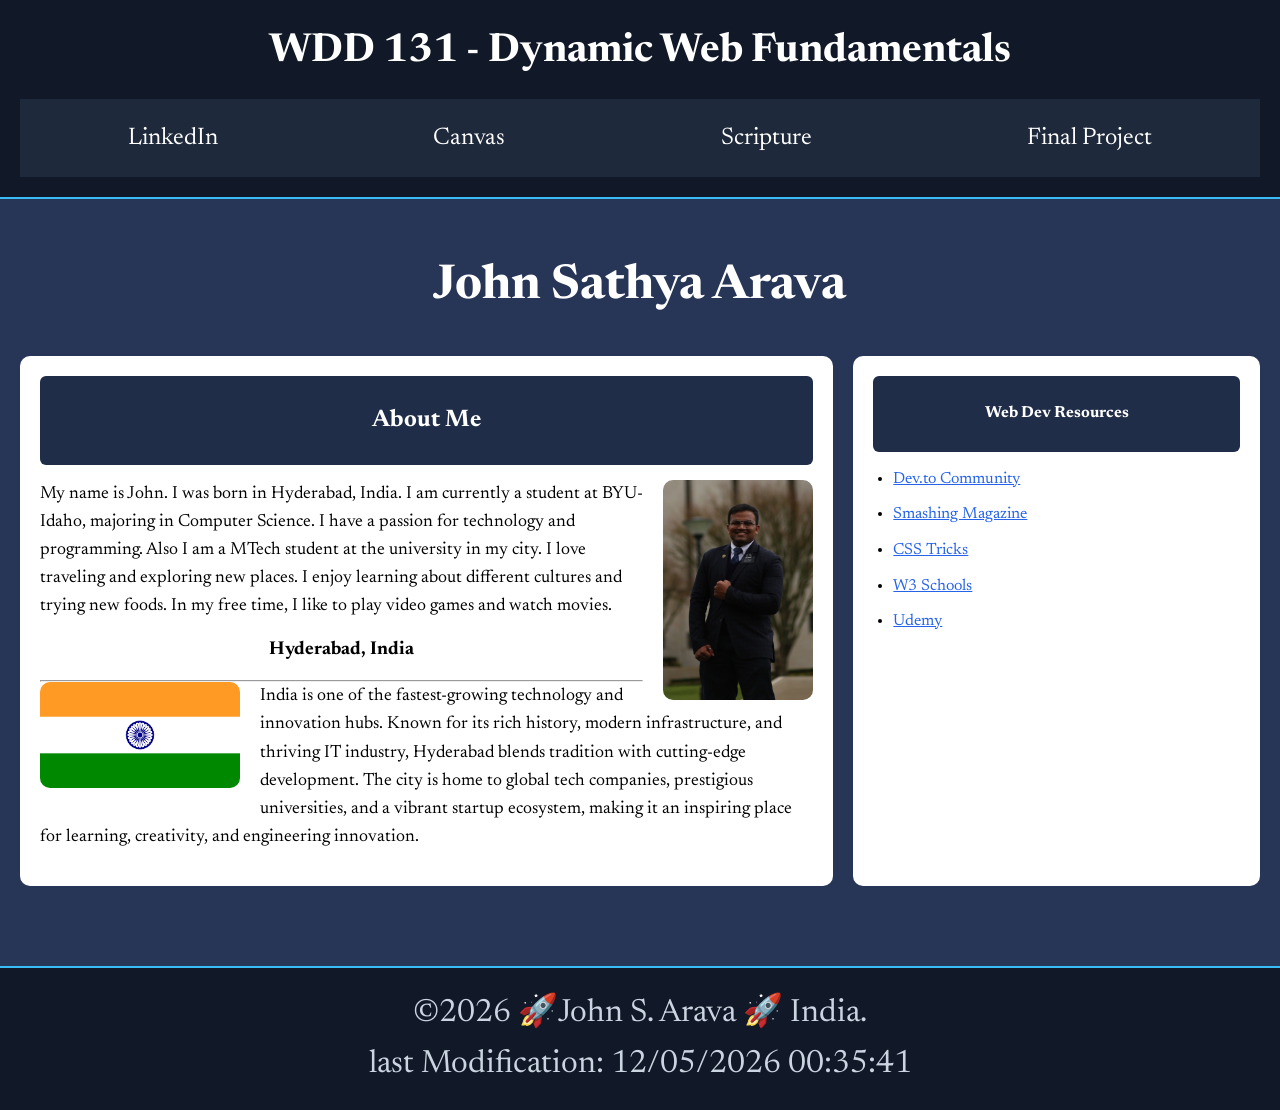
<file: index.html>
<!DOCTYPE html>
<html lang="en">
<head>
    <meta charset="UTF-8">
    <meta name="viewport" content="width=device-width, initial-scale=1.0">
    <title>WDD 131 - Dynamic Web Fundamentals - John Sathya Arava</title>

    <meta name="description" content="This is my personal webpage for WDD 131 - Dynamic Web Fundamentals class. It includes information about me, my background, and resources for web development.">

    <meta name="author" content="John S. Arava">

    <link rel="preconnect" href="https://fonts.googleapis.com">

    <link rel="preconnect" href="https://fonts.gstatic.com" crossorigin>

    <link href="https://fonts.googleapis.com/css2?family=Newsreader:wght@400;700&display=swap" rel="stylesheet">

    <link rel="icon" href="images/favicon.png" type="image/png">

    <link rel="stylesheet" href="styles/base.css">

    <script src="scripts/getdates.js" defer></script>
</head>

<body>

    <header>
        <span id="course-title">WDD 131 - Dynamic Web Fundamentals</span>

        <nav>
            <a href="https://www.linkedin.com/in/john-sathya-arava-4390892a7" target="_blank" rel="noopener noreferrer">LinkedIn</a>

            <a href="https://byupw.instructure.com/profile" target="_blank" rel="noopener noreferrer">Canvas</a>

            <a href="https://www.churchofjesuschrist.org/study/scriptures/ot/jer/1?lang=eng" target="_blank" rel="noopener noreferrer">Scripture</a>

            <a href="project/index.html" target="_blank" rel="noopener noreferrer">Final Project</a>
        </nav>
    </header>

    <main>

        <h1 class="page-title">John Sathya Arava</h1>

        <section class="card about-card">

            <div class="card-header">
                <h2>About Me</h2>
            </div>

            <div class="card-content">

                <img src="images/johnarava.jpg" alt="John S. Arava" class="right-image">

                <p>
                    My name is John. I was born in Hyderabad, India.
                    I am currently a student at BYU-Idaho, majoring in Computer Science.
                    I have a passion for technology and programming.
                    Also I am a MTech student at the university in my city.
                    I love traveling and exploring new places.
                    I enjoy learning about different cultures and trying new foods.
                    In my free time, I like to play video games and watch movies.
                </p>

                <h3>Hyderabad, India</h3>

                <hr>

                <img src="images/indianflag.jpg" alt="Hyderabad, India" class="left-image">

                <p>
                    India is one of the fastest-growing technology and innovation hubs.
                    Known for its rich history, modern infrastructure, and thriving IT industry,
                    Hyderabad blends tradition with cutting-edge development.
                    The city is home to global tech companies, prestigious universities,
                    and a vibrant startup ecosystem,
                    making it an inspiring place for learning, creativity, and engineering innovation.
                </p>

            </div>

        </section>

        <section class="card resources-card">

            <div class="card-header">
                <h4>Web Dev Resources</h4>
            </div>

            <div class="card-content">

                <ul>
                    <li><a href="#" target="_blank" rel="noopener noreferrer">Dev.to Community</a></li>

                    <li><a href="#" target="_blank" rel="noopener noreferrer">Smashing Magazine</a></li>

                    <li><a href="#" target="_blank" rel="noopener noreferrer">CSS Tricks</a></li>

                    <li><a href="#" target="_blank" rel="noopener noreferrer">W3 Schools</a></li>

                    <li><a href="#" target="_blank" rel="noopener noreferrer">Udemy</a></li>
                </ul>

            </div>

        </section>

    </main>

    <footer>
            <p>&copy;<span id="currentYear"></span> 🚀John S. Arava 🚀 India.</p>
            <p>last Modification: <span id="lastModified"></span></p>
    </footer>

</body>
</html>
</file>
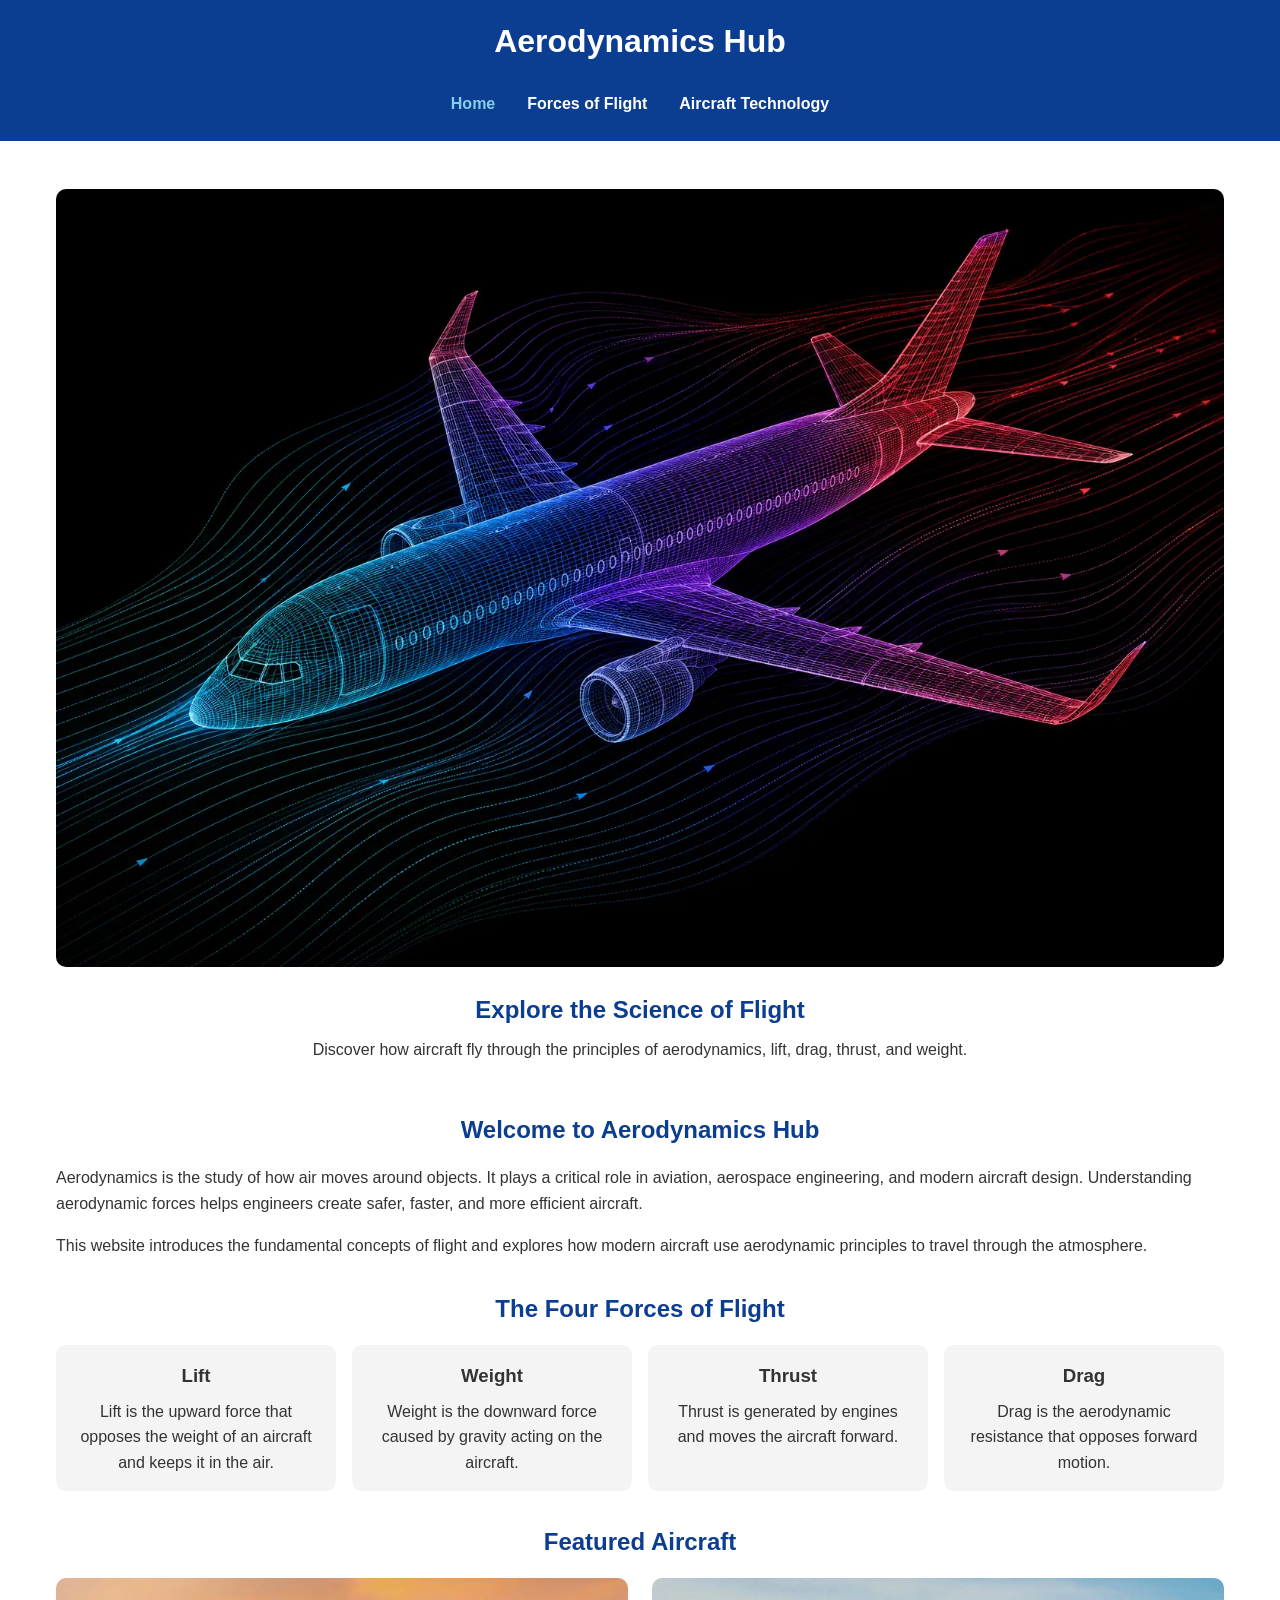
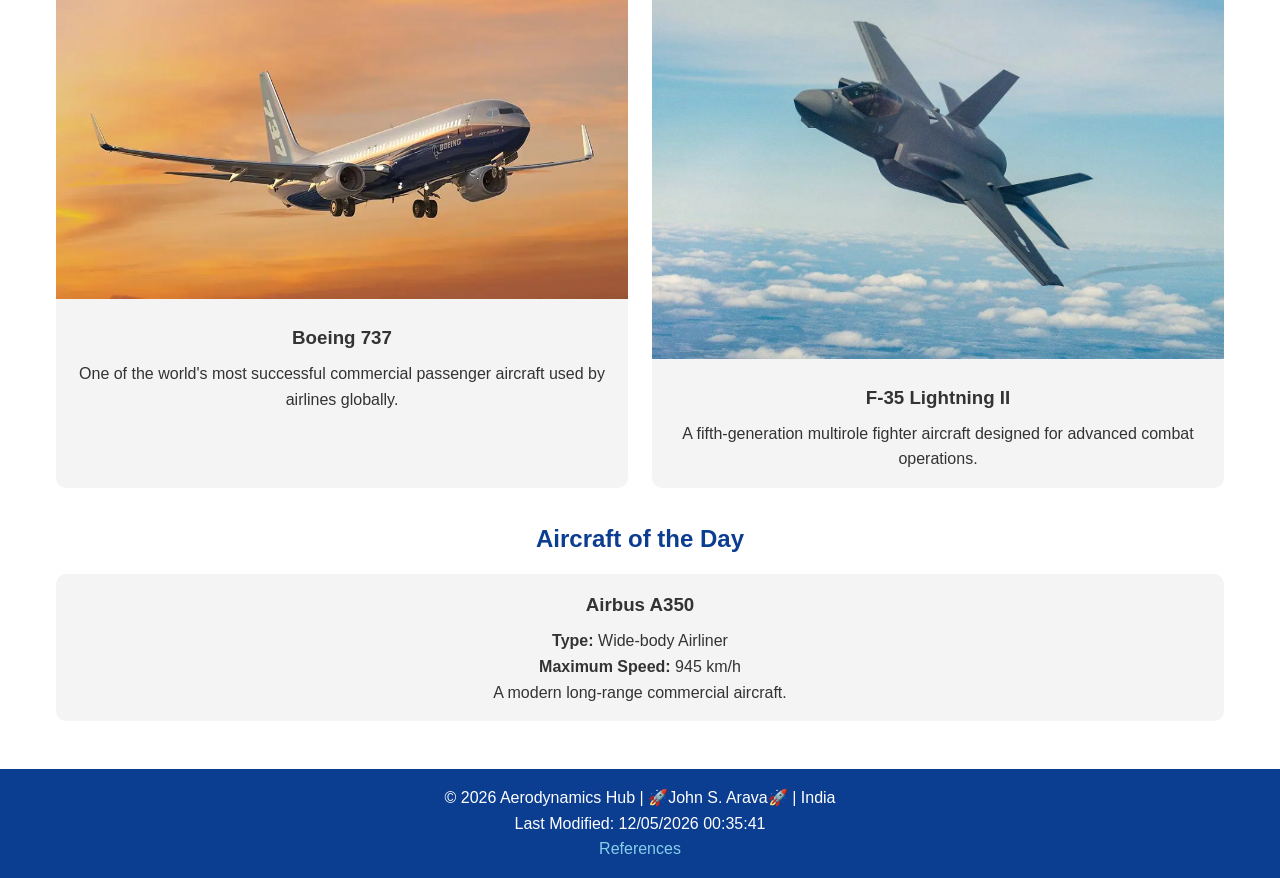
<file: project/index.html>
<!DOCTYPE html>
<html lang="en">
<head>
    <meta charset="UTF-8">
    <meta name="viewport" content="width=device-width, initial-scale=1.0">
    <meta name="description" content="Learn the fundamentals of aerodynamics, aircraft technology, and the science behind flight with Aerodynamics Hub.">
    <meta name="author" content="John S. Arava">

    <title>Aerodynamics Hub | Home</title>

    <link rel="stylesheet" href="styles/base.css">
    <link rel="stylesheet" href="styles/larger.css">

    <script src="scripts/main.js" defer></script>
    <link rel="icon" href="images/favico.jpeg" type="image/jpeg">
</head>

<body>

    <header>
        <div class="logo">
            <h1>Aerodynamics Hub</h1>
        </div>

        <nav>
            <ul class="navigation">
                <li><a href="index.html" class="active">Home</a></li>
                <li><a href="forces.html">Forces of Flight</a></li>
                <li><a href="aircraft.html">Aircraft Technology</a></li>
            </ul>
        </nav>
    </header>

    <main>

        <section class="hero">
            <img
                src="images/hero.webp"
                alt="Aircraft flying above the clouds"
                loading="lazy"
                width="1200"
                height="600">

            <div class="hero-text">
                <h2>Explore the Science of Flight</h2>
                <p>
                    Discover how aircraft fly through the principles of
                    aerodynamics, lift, drag, thrust, and weight.
                </p>
            </div>
        </section>

        <section class="intro">
            <h2>Welcome to Aerodynamics Hub</h2>

            <p>
                Aerodynamics is the study of how air moves around objects.
                It plays a critical role in aviation, aerospace engineering,
                and modern aircraft design. Understanding aerodynamic forces
                helps engineers create safer, faster, and more efficient aircraft.
            </p>

            <p>
                This website introduces the fundamental concepts of flight
                and explores how modern aircraft use aerodynamic principles
                to travel through the atmosphere.
            </p>
        </section>

        <section class="forces-overview">
            <h2>The Four Forces of Flight</h2>

            <div class="card-container">

                <article class="card">
                    <h3>Lift</h3>
                    <p>
                        Lift is the upward force that opposes the weight
                        of an aircraft and keeps it in the air.
                    </p>
                </article>

                <article class="card">
                    <h3>Weight</h3>
                    <p>
                        Weight is the downward force caused by gravity
                        acting on the aircraft.
                    </p>
                </article>

                <article class="card">
                    <h3>Thrust</h3>
                    <p>
                        Thrust is generated by engines and moves
                        the aircraft forward.
                    </p>
                </article>

                <article class="card">
                    <h3>Drag</h3>
                    <p>
                        Drag is the aerodynamic resistance that
                        opposes forward motion.
                    </p>
                </article>

            </div>
        </section>

        <section class="featured-aircraft">

            <h2>Featured Aircraft</h2>

            <div class="aircraft-grid">

                <article class="aircraft-card">
                    <img
                        src="images/boeing737.webp"
                        alt="Boeing 737 aircraft"
                        loading="lazy"
                        width="500"
                        height="300">

                    <h3>Boeing 737</h3>

                    <p>
                        One of the world's most successful commercial
                        passenger aircraft used by airlines globally.
                    </p>
                </article>

                <article class="aircraft-card">
                    <img
                        src="images/f35.webp"
                        alt="F-35 Lightning II fighter aircraft"
                        loading="lazy"
                        width="500"
                        height="300">

                    <h3>F-35 Lightning II</h3>

                    <p>
                        A fifth-generation multirole fighter aircraft
                        designed for advanced combat operations.
                    </p>
                </article>

            </div>

        </section>

        <section class="aircraft-day">

            <h2>Aircraft of the Day</h2>

            <div id="aircraftOfDay">
                <p>Loading aircraft information...</p>
            </div>

        </section>

    </main>

    <footer>
        <p>
            &copy; <span id="currentyear"></span> Aerodynamics Hub | 🚀John S. Arava🚀 | India
        </p>

        <p id="lastModified"></p>

        <p>
            <a href="references.html">References</a>
        </p>
    </footer>
</body>
</html>
</file>
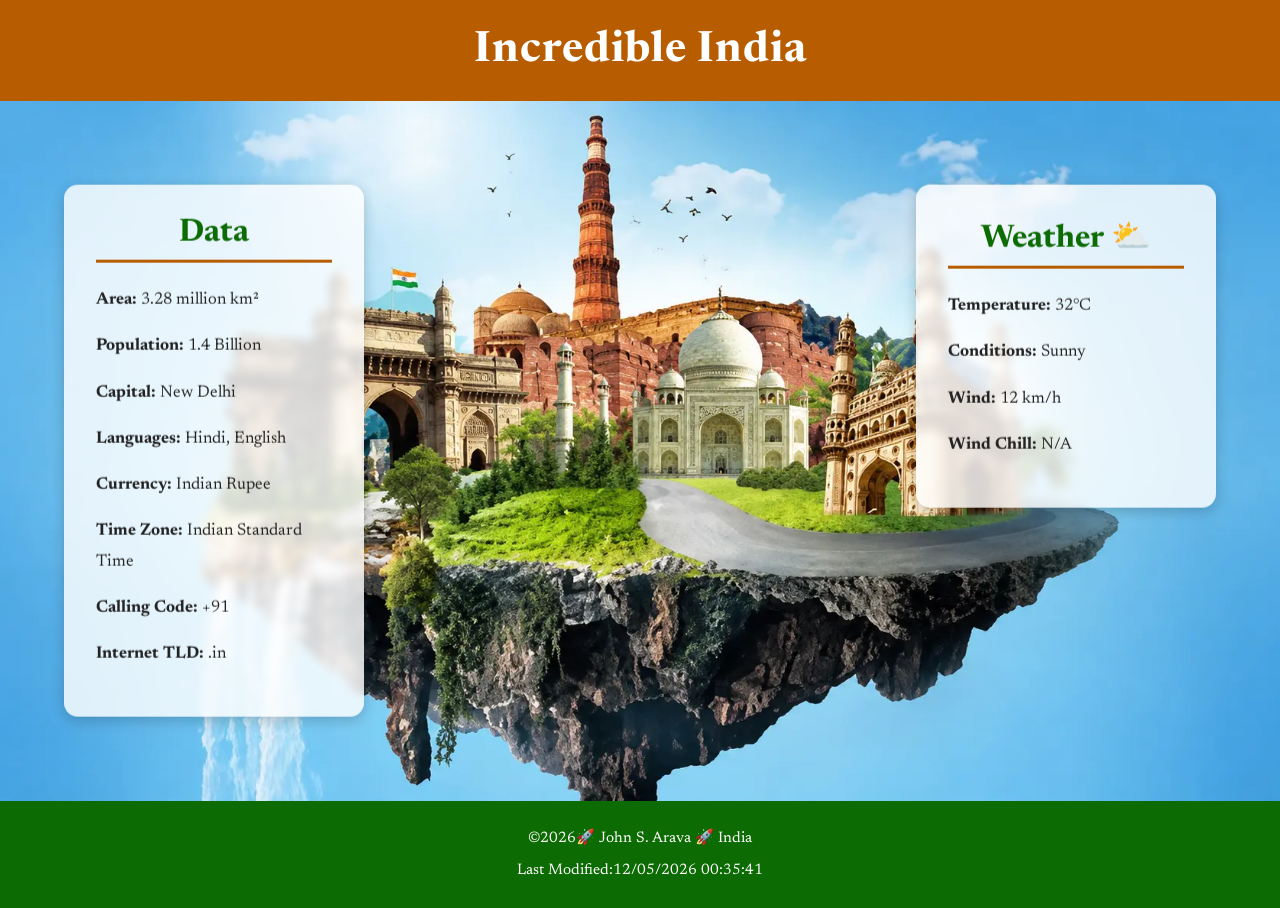
<file: country.html>
<!DOCTYPE html>
<html lang="en">
<head>
    <meta charset="UTF-8">

    <meta name="viewport" content="width=device-width, initial-scale=1.0">
    <meta name="description" content="Explore Incredible India with beautiful landscapes, cultural diversity, weather details, and important country information in a responsive web design project.">
    <meta name="author" content="John S. Arava">
    <title>Incredible India</title>

    <!-- GOOGLE FONTS -->

    <link rel="preconnect"
        href="https://fonts.googleapis.com">

    <link rel="preconnect"
        href="https://fonts.gstatic.com"
        crossorigin>

    <link
        href="https://fonts.googleapis.com/css2?family=Newsreader:wght@400;700&display=swap"
        rel="stylesheet">

    <!-- CSS -->

    <link rel="stylesheet" href="styles/country.css">
    <link rel="stylesheet" href="styles/country-large.css">

    <!-- JAVASCRIPT -->

    <script src="scripts/country.js" defer></script>

    <!-- FAVICON -->

    <link rel="icon"
        href="images/favico.jpeg"
        type="image/png">
</head>

<body>

    <!-- HEADER -->

    <header>
        <h1>Incredible India</h1>
    </header>


    <!-- HERO WRAPPER -->

    <div class="hero-wrapper">

        <!-- HERO IMAGE -->

        <section class="hero">

            <picture>

                <source
                    media="(min-width: 768px)"
                    srcset="images/hero.webp">

                <img
                    src="images/taj-mahal.webp"
                    alt="Scenic view of India">

            </picture>

        </section>


        <!-- MAIN CONTENT -->

        <main class="container">

            <!-- DATA CARD -->

            <section class="card">

                <h2>Data</h2>

                <p><strong>Area:</strong> 3.28 million km²</p>

                <p><strong>Population:</strong> 1.4 Billion</p>

                <p><strong>Capital:</strong> New Delhi</p>

                <p><strong>Languages:</strong> Hindi, English</p>

                <p><strong>Currency:</strong> Indian Rupee</p>

                <p><strong>Time Zone:</strong> Indian Standard Time</p>

                <p><strong>Calling Code:</strong> +91</p>

                <p><strong>Internet TLD:</strong> .in</p>

            </section>


            <!-- WEATHER CARD -->

            <section class="card weather">

                <h2>Weather</h2>

                <img
                    src="images/weather.svg"
                    alt="Weather icon"
                    class="weather-icon">

                <p><strong>Temperature:</strong> 32°C</p>

                <p><strong>Conditions:</strong> Sunny</p>

                <p><strong>Wind:</strong> 12 km/h</p>

                <p>
                    <strong>Wind Chill:</strong>
                    <span id="windchill"></span>
                </p>

            </section>

        </main>

    </div>


    <!-- FOOTER -->

    <footer>
            <p>&copy;<span id="currentYear"></span>🚀 John S. Arava 🚀 India</p>
            <p>Last Modified:<span id="lastModified"></span></p>
    </footer>

</body>
</html>
</file>
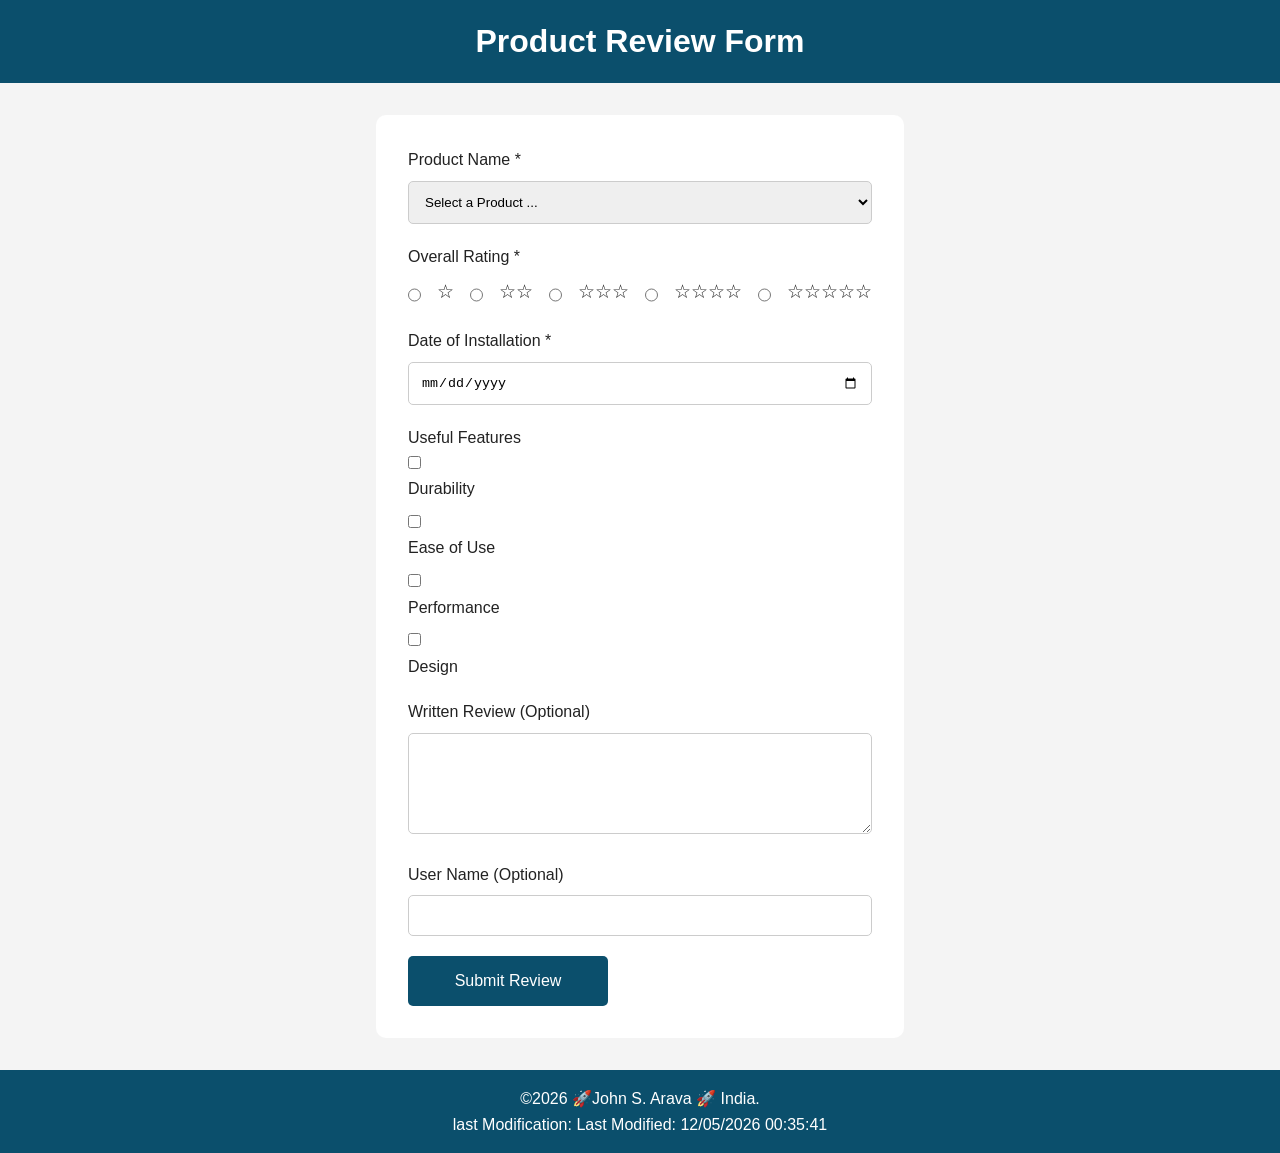
<file: form.html>
<!DOCTYPE html>
<html lang="en">
<head>
    <meta charset="UTF-8">
    <meta name="viewport" content="width=device-width, initial-scale=1.0">
    <title>Product Review Form</title>
    <meta name="description" content="Submit a product review and rate your experience with selected products.">
    <meta name="author" content="John S. Arava">

    <link rel="preconnect" href="https://fonts.googleapis.com">
    <link rel="preconnect" href="https://fonts.gstatic.com" crossorigin>

    <link href="https://fonts.googleapis.com/css2?family=Newsreader:wght@400;700&display=swap" rel="stylesheet">

    <link rel="stylesheet" href="styles/form.css">
    <script src="scripts/form.js" defer></script>
    <link rel="icon" href="images/favico.jpeg" type="image/png">
</head>
<body>

<header>
    <h1>Product Review Form</h1>
</header>

<main>
    <form method="get" action="review.html" autocomplete="on">

        <div class="form-group">
            <label for="productName">Product Name *</label>
            <select id="productName" name="productName" autocomplete="off" required>
                <option value="" disabled selected>Select a Product ...</option>
            </select>
        </div>

        <div class="form-group">
            <p>Overall Rating *</p>

            <div class="rating">
                <input type="radio" id="star1" name="rating" value="1" required>
                <label for="star1">☆</label>

                <input type="radio" id="star2" name="rating" value="2" required>
                <label for="star2">☆☆</label>

                <input type="radio" id="star3" name="rating" value="3" required>
                <label for="star3">☆☆☆</label>

                <input type="radio" id="star4" name="rating" value="4" required>
                <label for="star4">☆☆☆☆</label>

                <input type="radio" id="star5" name="rating" value="5" required>
                <label for="star5">☆☆☆☆☆</label>
            </div>
        </div>

        <div class="form-group">
            <label for="installDate">Date of Installation *</label>
            <input
                type="date"
                id="installDate"
                name="installDate"
                autocomplete="off"
                required>
        </div>

        <div class="form-group">
            <p>Useful Features</p>

            <div>
                <input type="checkbox" id="durability" name="durability" value="Durability">
                <label for="durability">Durability</label>
            </div>

            <div>
                <input type="checkbox" id="easeOfUse" name="easeOfUse" value="Ease of Use">
                <label for="easeOfUse">Ease of Use</label>
            </div>

            <div>
                <input type="checkbox" id="performance" name="performance" value="Performance">
                <label for="performance">Performance</label>
            </div>

            <div>
                <input type="checkbox" id="design" name="design" value="Design">
                <label for="design">Design</label>
            </div>
        </div>

        <div class="form-group">
            <label for="review">
                Written Review (Optional)
            </label>

            <textarea
                id="review"
                name="review"
                rows="5"
                autocomplete="off"></textarea>
        </div>

        <div class="form-group">
            <label for="userName">
                User Name (Optional)
            </label>

            <input
                type="text"
                id="userName"
                name="userName"
                autocomplete="name">
    
        </div>
        <input
            type="submit"
            value="Submit Review"
            class="submit-btn">
    </form>
</main>

<footer>
    <p>&copy;<span id="currentYear"></span> 🚀John S. Arava 🚀 India.</p>
    <p>last Modification: <span id="lastModified"></span></p>
</footer>


</body>
</html>
</file>
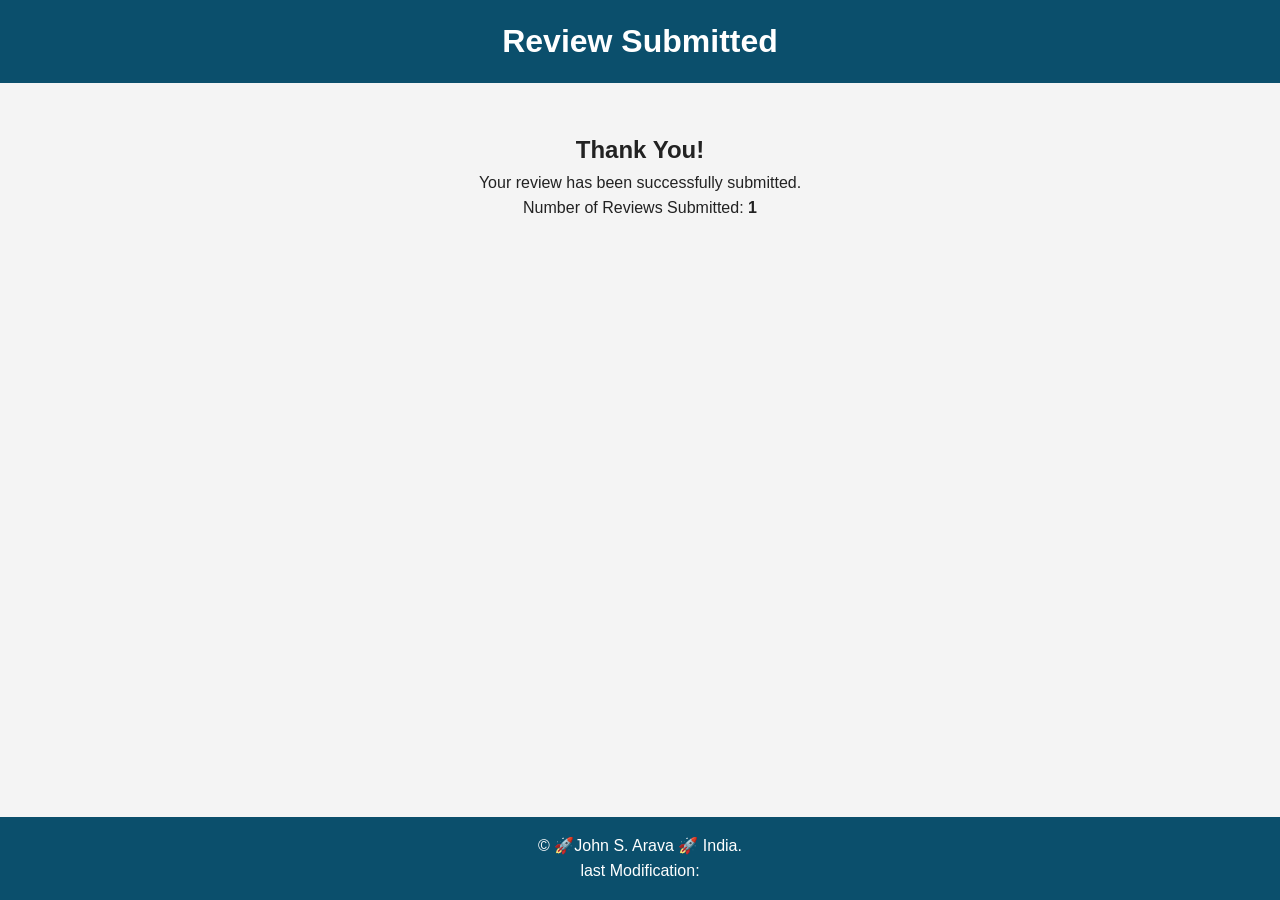
<file: review.html>
<!DOCTYPE html>
<html lang="en">
<head>
    <meta charset="UTF-8">
    <meta name="viewport" content="width=device-width, initial-scale=1.0">
    <title>Review Submitted</title>

    <meta name="description" content="Review submitted successfully. View your review submission count.">
    <meta name="author" content="John S. Arava">
    
    <link rel="preconnect" href="https://fonts.googleapis.com">
    <link rel="preconnect" href="https://fonts.gstatic.com" crossorigin>

    <link href="https://fonts.googleapis.com/css2?family=Newsreader:wght@400;700&display=swap" rel="stylesheet">
    <link rel="stylesheet" href="styles/form.css">
    <script src="scripts/review.js" defer></script>
    <link rel="icon" href="images/favico.jpeg" type="image/png">
</head>
<body>

<header>
    <h1>Review Submitted</h1>
</header>

<main class="confirmation">
    <h2>Thank You!</h2>

    <p>Your review has been successfully submitted.</p>

    <p>
        Number of Reviews Submitted:
        <strong id="reviewCount">0</strong>
    </p>
</main>

<footer>
    <p>&copy;<span id="currentYear"></span> 🚀John S. Arava 🚀 India.</p>
    <p>last Modification: <span id="lastModified"></span></p>
</footer>

</body>
</html>
</file>
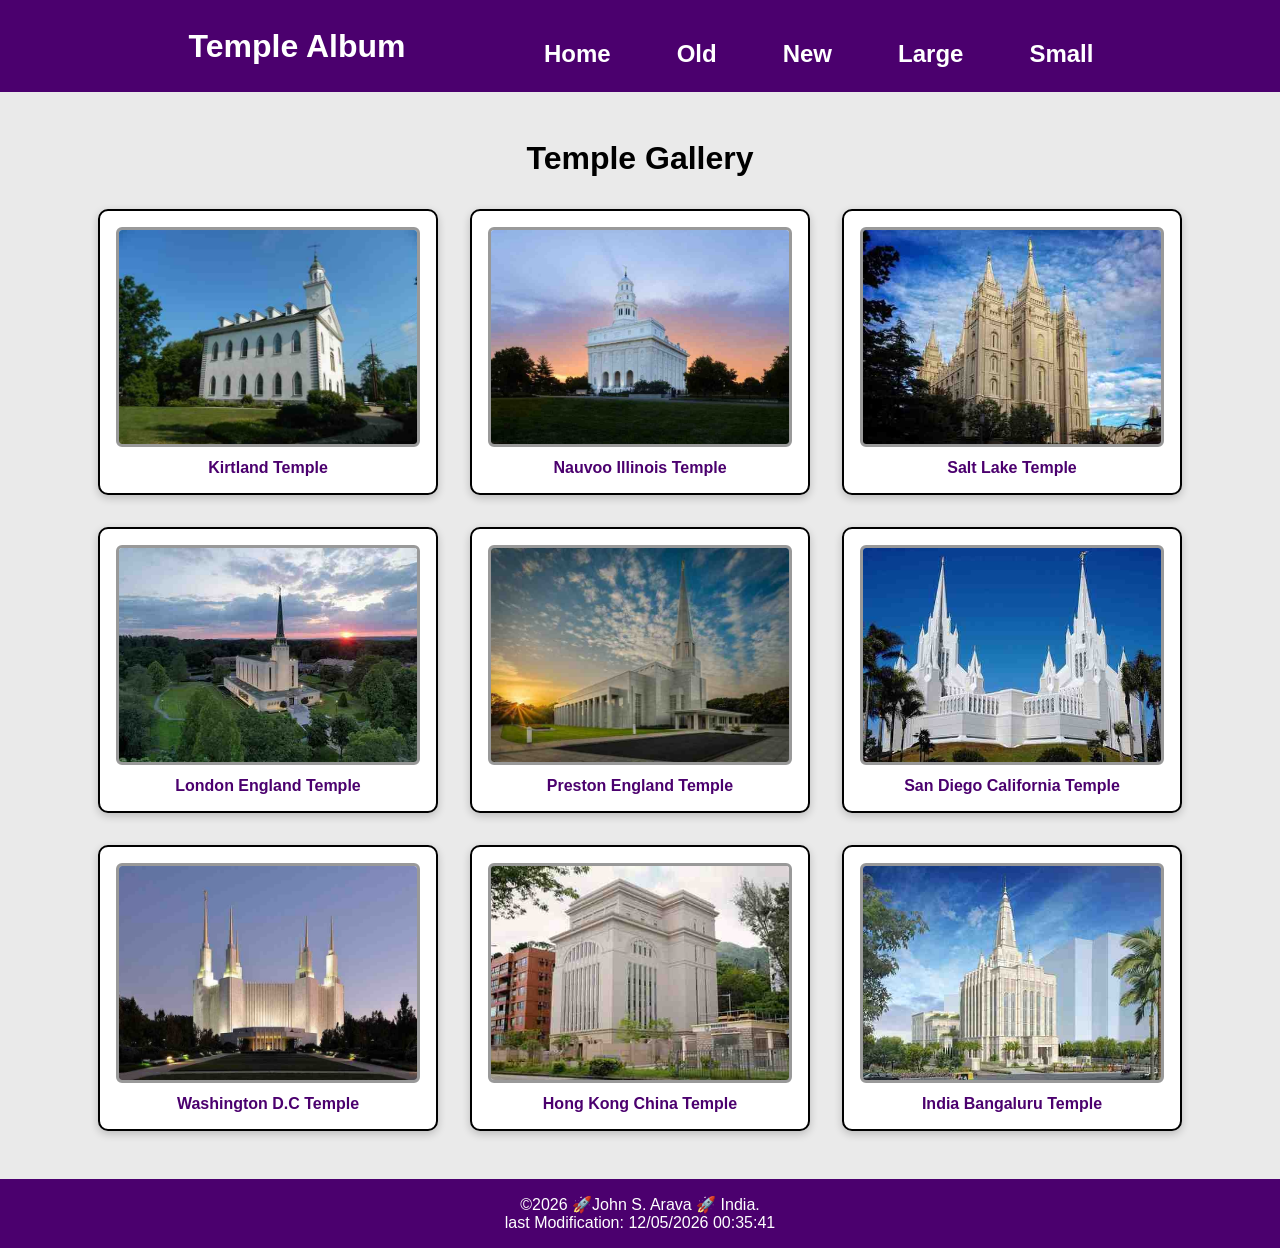
<file: temples.html>
<!DOCTYPE html>
<html lang="en">
<head>
    <meta charset="UTF-8">
    <meta name="viewport" content="width=device-width, initial-scale=1.0">
    <meta name="description" content="Responsive Temple Album website featuring stunning temple galleries, smooth animations, and mobile-friendly design using HTML, CSS, and JavaScript.">
    <meta name="author" content="John S. Arava">
    <title>Temple Album</title>

    <!-- Google Fonts -->
    <link rel="preconnect" href="https://fonts.googleapis.com">
    <link rel="preconnect" href="https://fonts.gstatic.com" crossorigin>
    <link href="https://fonts.googleapis.com/css2?family=Montserrat:wght@400;700&family=Roboto&display=swap" rel="stylesheet">

    <!-- Favicon-->
    <link rel="icon" href="images/favico.jpeg" type="image/png">

    <!-- CSS -->
    <link rel="stylesheet" href="styles/temples.css">
    <link rel="stylesheet" href="styles/temples-large.css">

    <!-- JavaScript -->
    <script src="scripts/temples.js" defer></script>
</head>

<body>

    <header>
        <div class="header-top">
            <h2>Temple Album</h2>

            <button id="menu-button">☰</button>
        </div>

        <nav>
            <a href="#">Home</a>
            <a href="#">Old</a>
            <a href="#">New</a>
            <a href="#">Large</a>
            <a href="#">Small</a>
        </nav>
    </header>

    <main>
        <h1>Temple Gallery</h1>

        <div class="gallery">

            <figure>
                <img src="images/kirtlandtemple.jpg" alt="Kirtland Temple">
                <figcaption>Kirtland Temple</figcaption>
            </figure>

            <figure>
                <img src="images/nauvooillinoistemple.jpg" alt="Nauvoo temple">
                <figcaption>Nauvoo Illinois Temple</figcaption>
            </figure>

            <figure>
                <img src="images/saltlaketemple.jpg" alt="Salt Lake Temple">
                <figcaption>Salt Lake Temple</figcaption>
            </figure>

            <figure>
                <img src="images/londonenglandtemple.jpg" alt="London England temple">
                <figcaption>London England Temple</figcaption>
            </figure>

            <figure>
                <img src="images/prestonenglandtemple.jpg" alt="Preston England Temple">
                <figcaption>Preston England Temple</figcaption>
            </figure>

            <figure>
                <img src="images/sandiego.california.temple.jpg" alt="San Diego California Temple">
                <figcaption>San Diego California Temple</figcaption>
            </figure>

            <figure>
                <img src="images/washingtond.c.temple.jpg" alt="Washington D.C Temple">
                <figcaption>Washington D.C Temple</figcaption>
            </figure>

            <figure>
                <img src="images/hongkongchinatemple.jpg" alt="Hong Kong Temple">
                <figcaption>Hong Kong China Temple</figcaption>
            </figure>

            <figure>
                <img src="images/bengaluruindiatemple.jpg" alt="India Bangluru Temple">
                <figcaption>India Bangaluru Temple</figcaption>
            </figure>

        </div>
    </main>

    <footer>
            <p>&copy;<span id="currentYear"></span> 🚀John S. Arava 🚀 India.</p>
            <p>last Modification: <span id="lastModified"></span></p>
    </footer>
</body>
</html>
</file>
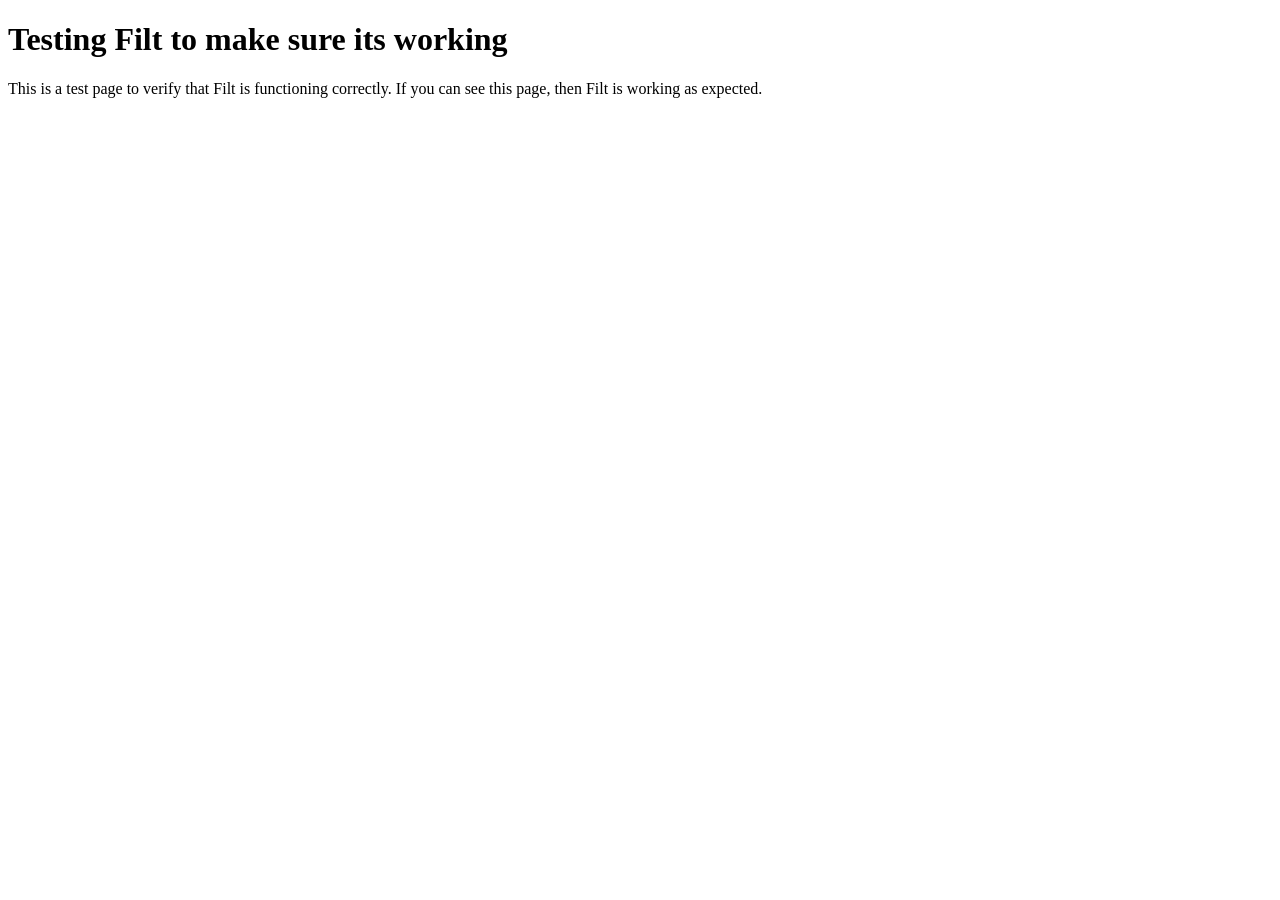
<file: testing.html>
<!DOCTYPE html>
<html lang="en">
<head>
    <meta charset="UTF-8">
    <meta name="viewport" content="width=device-width, initial-scale=1.0">
    <title>Testing Filt to make sure its working</title>
</head>
<body>
    <h1>Testing Filt to make sure its working</h1>
    <p>This is a test page to verify that Filt is functioning correctly. If you can see this page, then Filt is working as expected.</p>
</body>
</html>
</file>
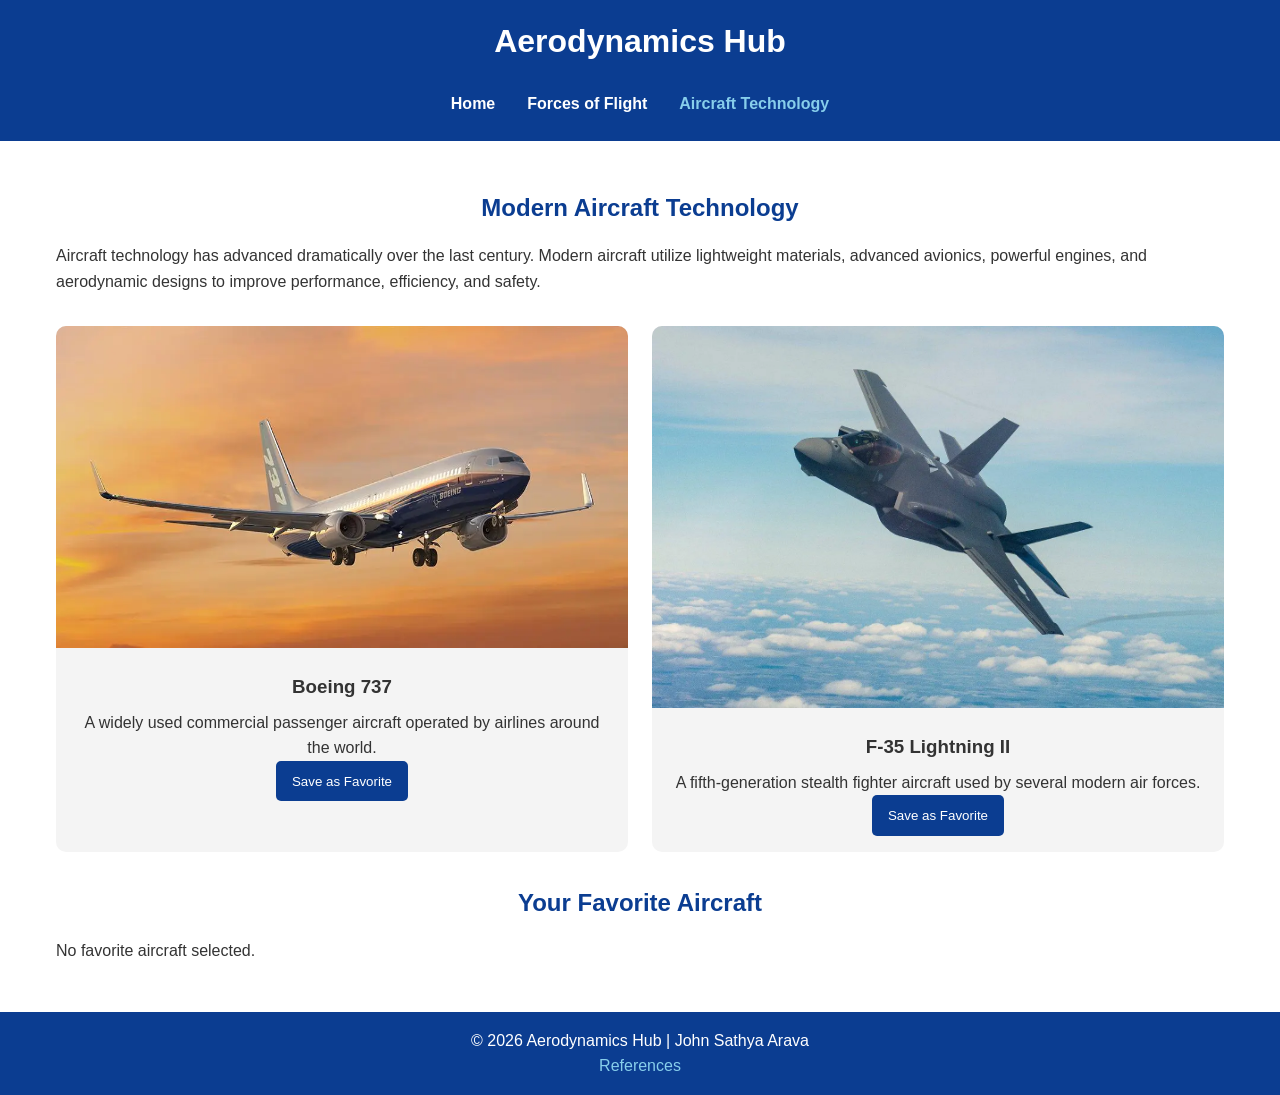
<file: project/aircraft.html>
<!DOCTYPE html>
<html lang="en">
<head>
    <meta charset="UTF-8">
    <meta name="viewport" content="width=device-width, initial-scale=1.0">
    <meta name="description" content="Explore modern aircraft technology and save your favorite aircraft.">
    <meta name="author" content="John Sathya Arava">

    <title>Aircraft Technology | Aerodynamics Hub</title>

    <link rel="stylesheet" href="styles/base.css">
    <link rel="stylesheet" href="styles/larger.css">

    <script src="scripts/main.js" defer></script>
</head>

<body>

<header>
    <div class="logo">
        <h1>Aerodynamics Hub</h1>
    </div>

    <nav>
        <ul class="navigation">
            <li><a href="index.html">Home</a></li>
            <li><a href="forces.html">Forces of Flight</a></li>
            <li><a href="aircraft.html" class="active">Aircraft Technology</a></li>
        </ul>
    </nav>
</header>

<main>

    <section>
        <h2>Modern Aircraft Technology</h2>

        <p>
            Aircraft technology has advanced dramatically over the last century.
            Modern aircraft utilize lightweight materials, advanced avionics,
            powerful engines, and aerodynamic designs to improve performance,
            efficiency, and safety.
        </p>
    </section>

    <section class="aircraft-grid">

        <article class="aircraft-card">

            <img
                src="images/boeing737.webp"
                alt="Boeing 737 aircraft"
                loading="lazy">

            <h3>Boeing 737</h3>

            <p>
                A widely used commercial passenger aircraft operated by airlines
                around the world.
            </p>

            <button class="favorite-btn"
                data-aircraft="Boeing 737">
                Save as Favorite
            </button>

        </article>

        <article class="aircraft-card">

            <img
                src="images/f35.webp"
                alt="F-35 Lightning II fighter jet"
                loading="lazy">

            <h3>F-35 Lightning II</h3>

            <p>
                A fifth-generation stealth fighter aircraft used by several
                modern air forces.
            </p>

            <button class="favorite-btn"
                data-aircraft="F-35 Lightning II">
                Save as Favorite
            </button>

        </article>

    </section>

    <section>

        <h2>Your Favorite Aircraft</h2>

        <div id="favoriteAircraft">
            <p>No favorite aircraft selected.</p>
        </div>

    </section>

</main>

<footer>
    <p>&copy; 2026 Aerodynamics Hub | John Sathya Arava</p>

    <p>
        <a href="references.html">References</a>
    </p>
</footer>

</body>
</html>
</file>
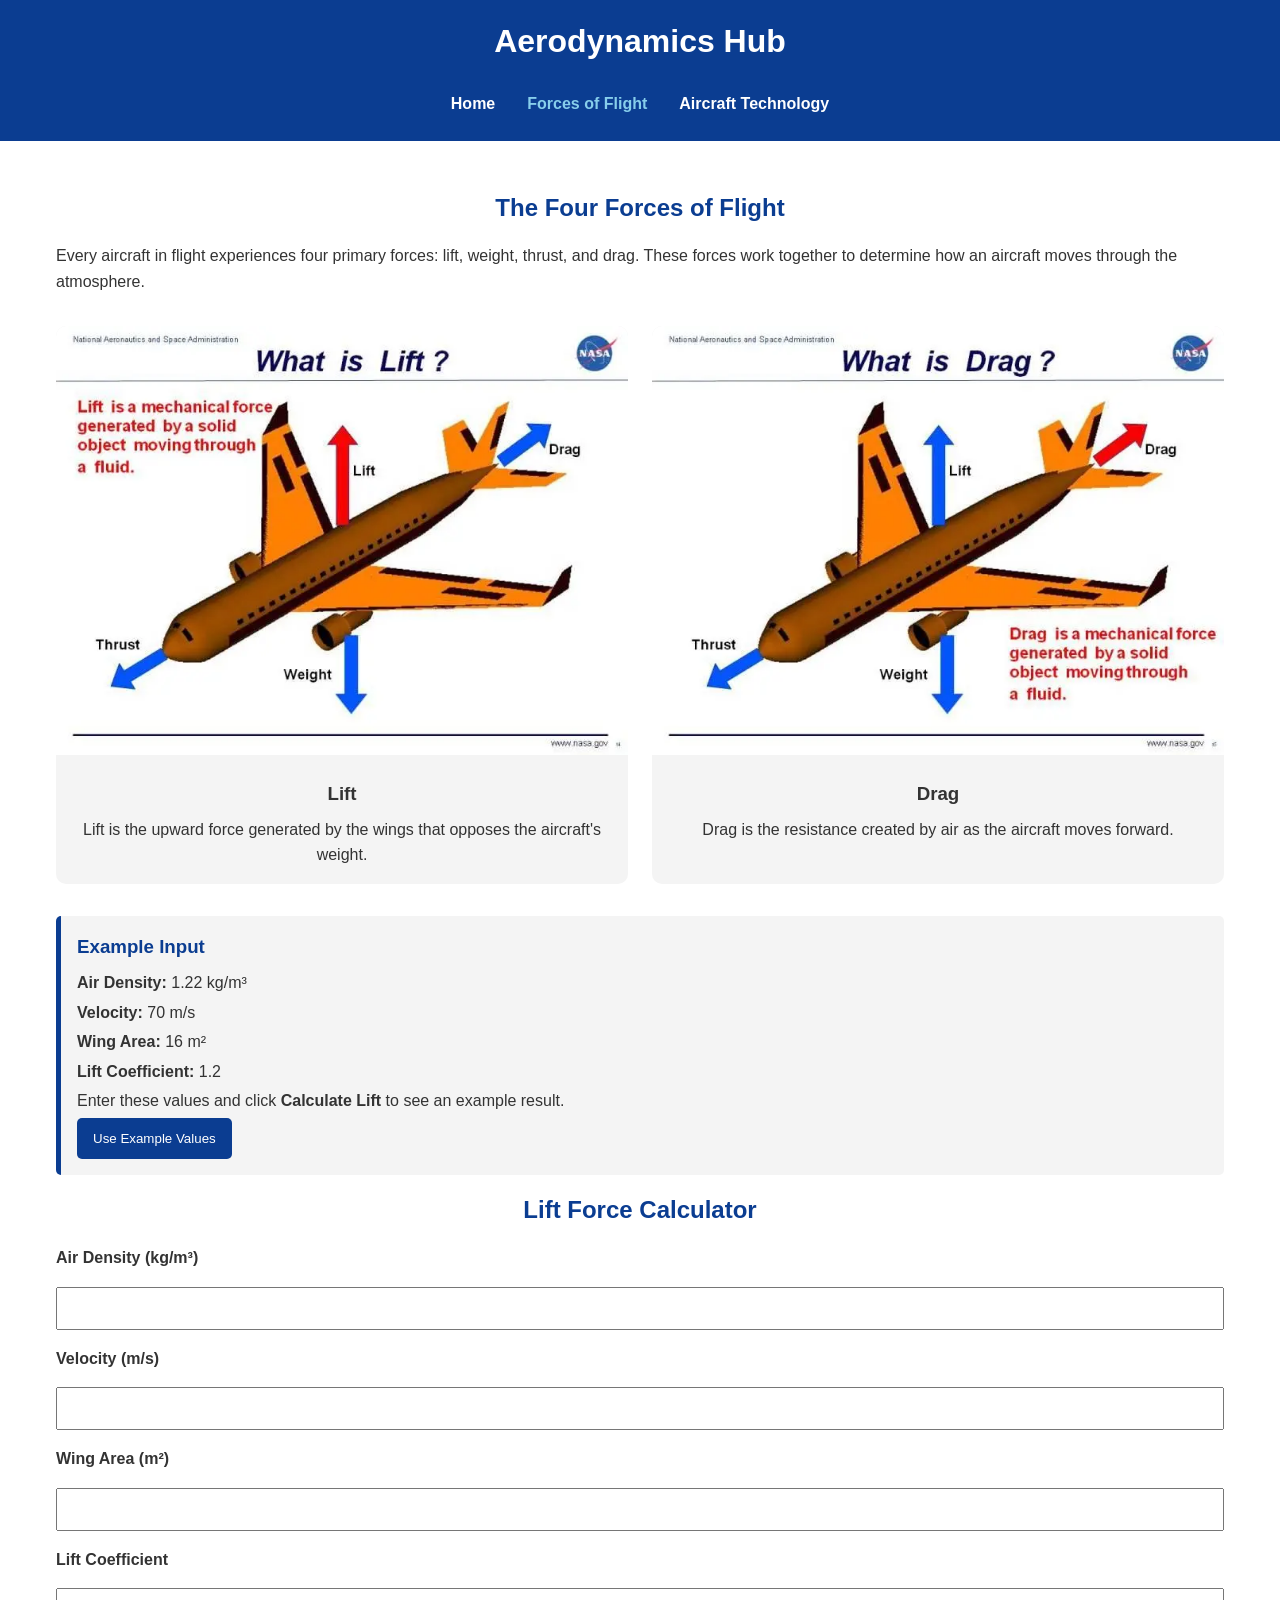
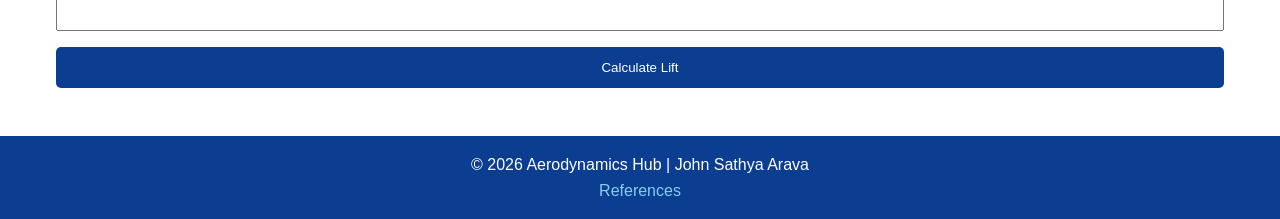
<file: project/forces.html>
<!DOCTYPE html>
<html lang="en">
<head>
    <meta charset="UTF-8">
    <meta name="viewport" content="width=device-width, initial-scale=1.0">
    <meta name="description" content="Learn about lift, drag, thrust, and weight, the four forces that govern aircraft flight.">
    <meta name="author" content="John Sathya Arava">

    <title>Forces of Flight | Aerodynamics Hub</title>

    <link rel="stylesheet" href="styles/base.css">
    <link rel="stylesheet" href="styles/larger.css">

    <script src="scripts/main.js" defer></script>
</head>

<body>

<header>
    <div class="logo">
        <h1>Aerodynamics Hub</h1>
    </div>

    <nav>
        <ul class="navigation">
            <li><a href="index.html">Home</a></li>
            <li><a href="forces.html" class="active">Forces of Flight</a></li>
            <li><a href="aircraft.html">Aircraft Technology</a></li>
        </ul>
    </nav>
</header>

<main>

    <section>
        <h2>The Four Forces of Flight</h2>

        <p>
            Every aircraft in flight experiences four primary forces:
            lift, weight, thrust, and drag. These forces work together
            to determine how an aircraft moves through the atmosphere.
        </p>
    </section>

    <section class="aircraft-grid">

        <article class="aircraft-card">
            <img
                src="images/lift.webp"
                alt="Lift force acting on an aircraft wing"
                loading="lazy">

            <h3>Lift</h3>

            <p>
                Lift is the upward force generated by the wings that
                opposes the aircraft's weight.
            </p>
        </article>

        <article class="aircraft-card">
            <img
                src="images/drag.webp"
                alt="Drag force acting against aircraft movement"
                loading="lazy">

            <h3>Drag</h3>

            <p>
                Drag is the resistance created by air as the aircraft
                moves forward.
            </p>
        </article>

    </section>

    <section>

        <div class="example-box">
            <h3>Example Input</h3>

            <p><strong>Air Density:</strong> 1.22 kg/m³</p>
            <p><strong>Velocity:</strong> 70 m/s</p>
            <p><strong>Wing Area:</strong> 16 m²</p>
            <p><strong>Lift Coefficient:</strong> 1.2</p>

            <p>
                Enter these values and click
                <strong>Calculate Lift</strong>
                to see an example result.
            </p>
            <button type="button" id="exampleBtn">
                Use Example Values
            </button>
        </div>

        <h2>Lift Force Calculator</h2>

        <form id="liftForm">

            <label for="density">
                Air Density (kg/m³)
            </label>

            <input
                type="number"
                id="density"
                required
                step="0.01">

            <label for="velocity">
                Velocity (m/s)
            </label>

            <input
                type="number"
                id="velocity"
                required>

            <label for="area">
                Wing Area (m²)
            </label>

            <input
                type="number"
                id="area"
                required>

            <label for="coefficient">
                Lift Coefficient
            </label>

            <input
                type="number"
                id="coefficient"
                required
                step="0.01">

            <button type="submit">
                Calculate Lift
            </button>

        </form>

        <div id="liftResult"></div>

    </section>

</main>

<footer>
    <p>&copy; 2026 Aerodynamics Hub | John Sathya Arava</p>

    <p>
        <a href="references.html">References</a>
    </p>
</footer>

</body>
</html>
</file>
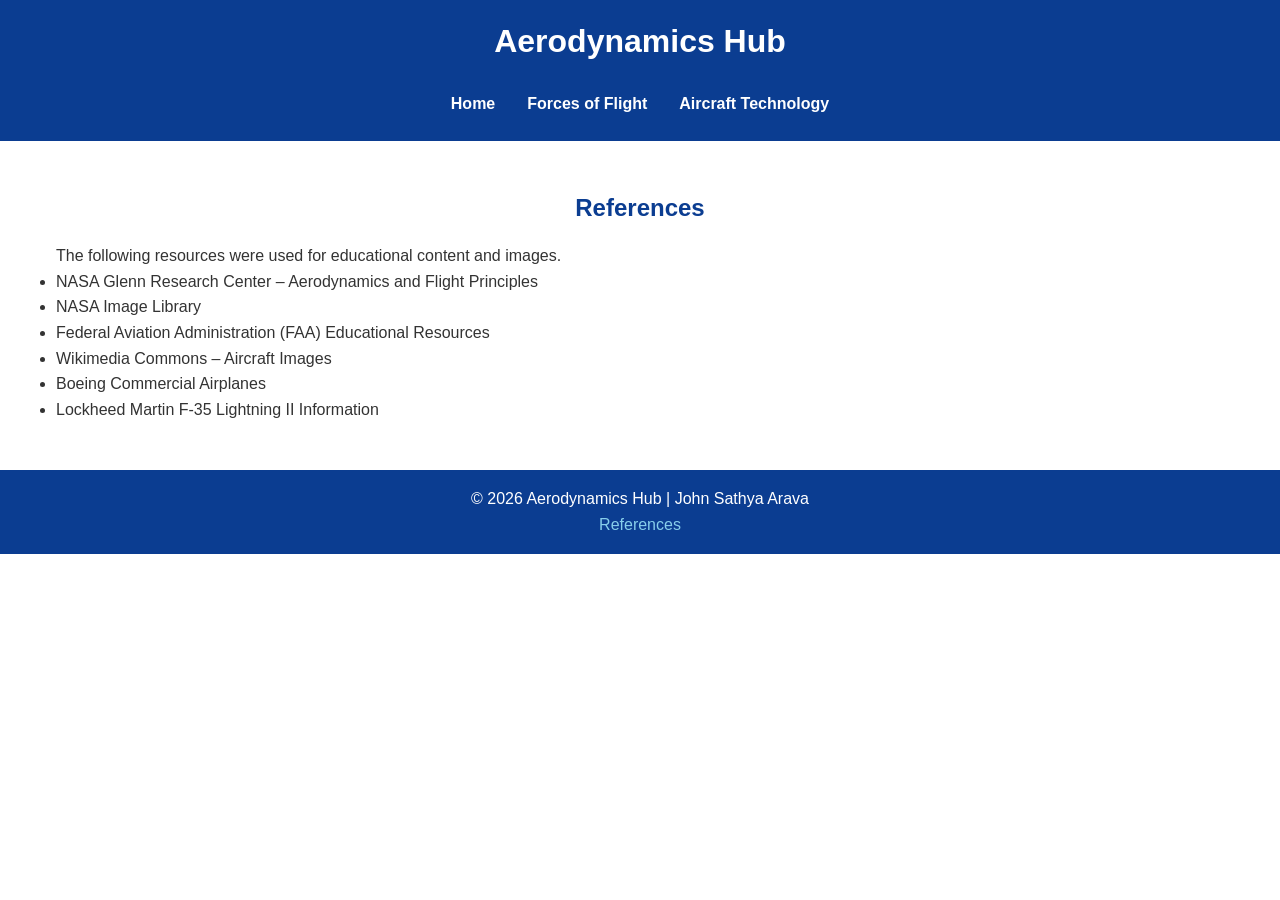
<file: project/references.html>
<!DOCTYPE html>
<html lang="en">
<head>
    <meta charset="UTF-8">
    <meta name="viewport" content="width=device-width, initial-scale=1.0">
    <meta name="description" content="References and sources used in the Aerodynamics Hub website.">
    <meta name="author" content="John Sathya Arava">

    <title>References | Aerodynamics Hub</title>

    <link rel="stylesheet" href="styles/base.css">
    <link rel="stylesheet" href="styles/larger.css">
</head>

<body>

<header>
    <div class="logo">
        <h1>Aerodynamics Hub</h1>
    </div>

    <nav>
        <ul class="navigation">
            <li><a href="index.html">Home</a></li>
            <li><a href="forces.html">Forces of Flight</a></li>
            <li><a href="aircraft.html">Aircraft Technology</a></li>
        </ul>
    </nav>
</header>

<main>

    <section>
        <h2>References</h2>

        <p>
            The following resources were used for educational content and images.
        </p>

        <ul>
            <li>
                NASA Glenn Research Center – Aerodynamics and Flight Principles
            </li>

            <li>
                NASA Image Library
            </li>

            <li>
                Federal Aviation Administration (FAA) Educational Resources
            </li>

            <li>
                Wikimedia Commons – Aircraft Images
            </li>

            <li>
                Boeing Commercial Airplanes
            </li>

            <li>
                Lockheed Martin F-35 Lightning II Information
            </li>
        </ul>

    </section>

</main>

<footer>
    <p>&copy; 2026 Aerodynamics Hub | John Sathya Arava</p>

    <p>
        <a href="references.html">References</a>
    </p>
</footer>

</body>
</html>
</file>
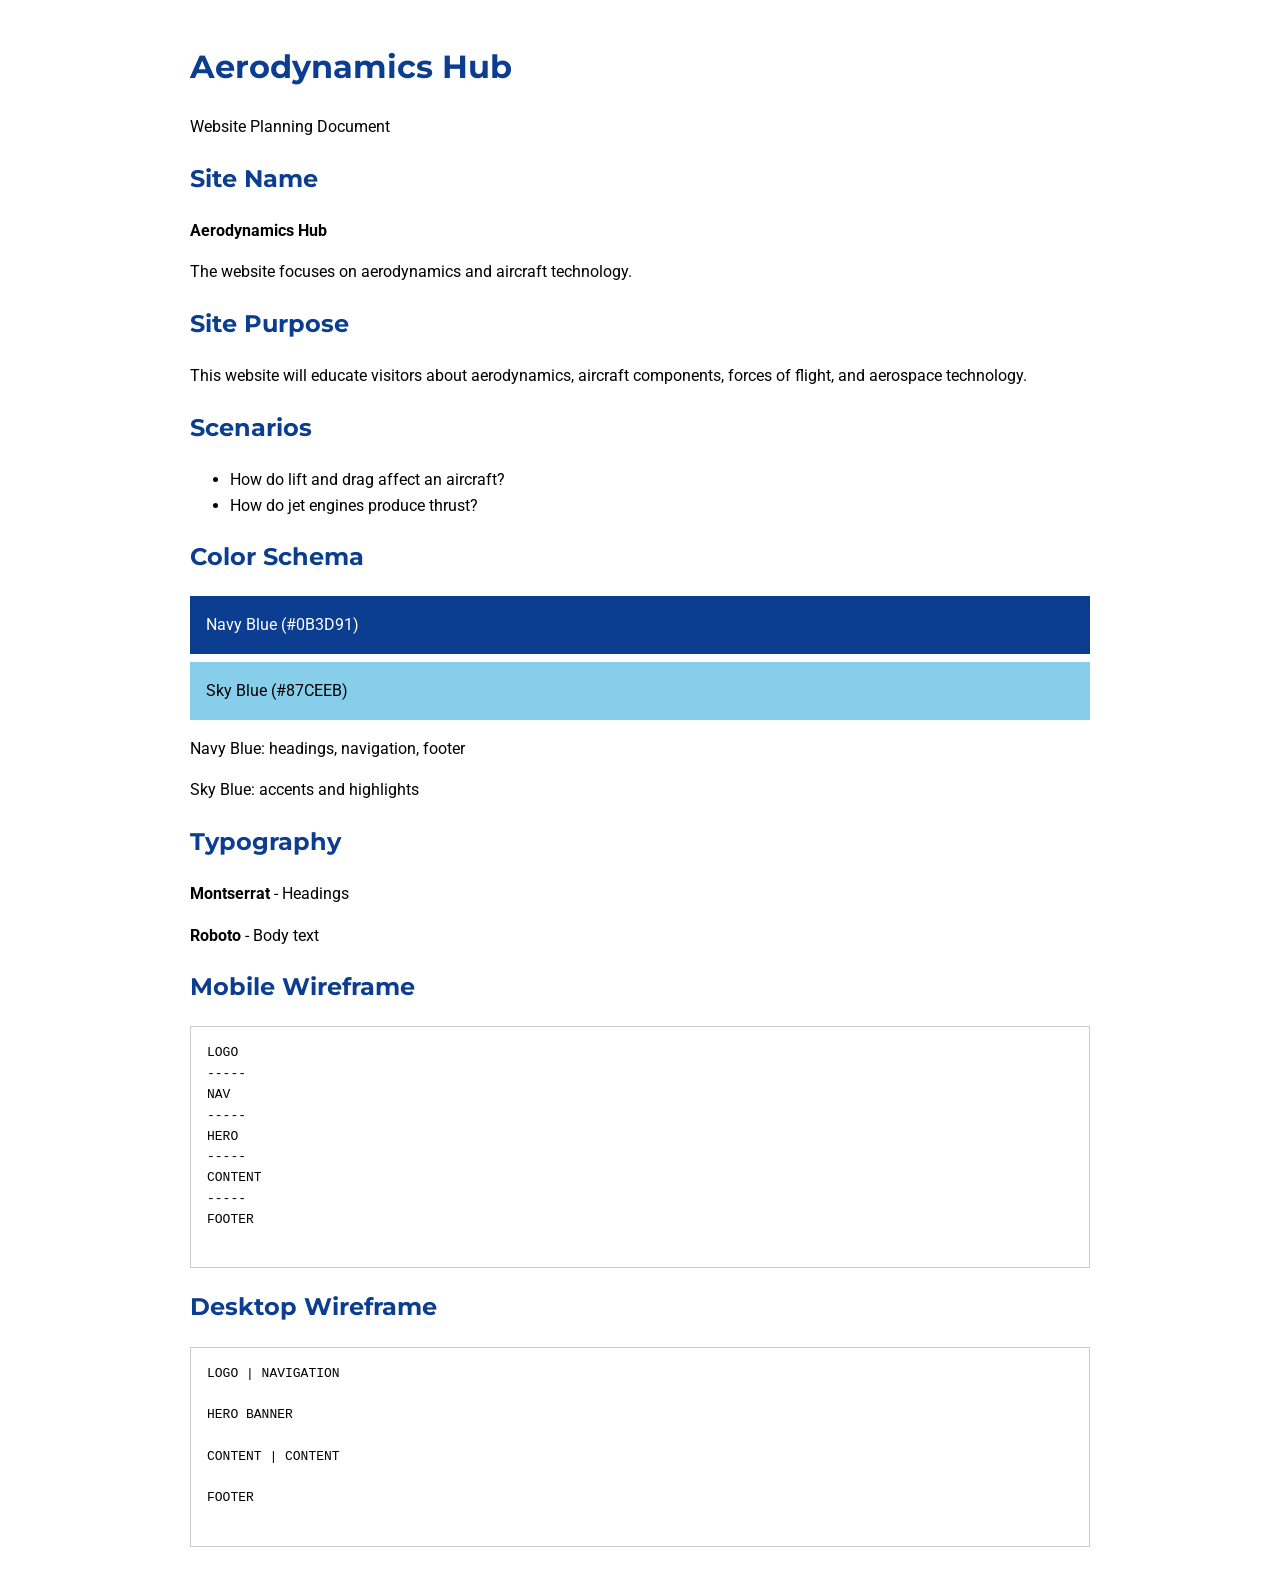
<file: project/siteplan.html>
<!DOCTYPE html>
<html lang="en">
<head>
    <meta charset="UTF-8">
    <meta name="viewport" content="width=device-width, initial-scale=1.0">
    <title>Aerodynamics Hub Site Plan</title>

    <meta name="description" content="Aerodynamics Hub site plan featuring aircraft technology, flight principles, design goals, color schemes, typography, and wireframes.">
    <meta name="author" content="John S. Arava">

    <link rel="preconnect" href="https://fonts.googleapis.com">
    <link rel="preconnect" href="https://fonts.gstatic.com" crossorigin>


    <link href="https://fonts.googleapis.com/css2?family=Montserrat:wght@400;700&family=Roboto:wght@300;400;500&display=swap" rel="stylesheet">

    <link rel="stylesheet" href="styles/siteplan.css">
</head>
<body>

    <header>
        <h1>Aerodynamics Hub</h1>
        <p>Website Planning Document</p>
    </header>

    <main>

        <section>
            <h2>Site Name</h2>
            <p><strong>Aerodynamics Hub</strong></p>
            <p>The website focuses on aerodynamics and aircraft technology.</p>
        </section>

        <section>
            <h2>Site Purpose</h2>
            <p>
                This website will educate visitors about aerodynamics,
                aircraft components, forces of flight, and aerospace technology.
            </p>
        </section>

        <section>
            <h2>Scenarios</h2>
            <ul>
                <li>How do lift and drag affect an aircraft?</li>
                <li>How do jet engines produce thrust?</li>
            </ul>
        </section>

        <section>
            <h2>Color Schema</h2>

            <div class="color navy">
                Navy Blue (#0B3D91)
            </div>

            <div class="color sky">
                Sky Blue (#87CEEB)
            </div>

            <p>Navy Blue: headings, navigation, footer</p>
            <p>Sky Blue: accents and highlights</p>
        </section>

        <section>
            <h2>Typography</h2>

            <p><strong>Montserrat</strong> - Headings</p>
            <p><strong>Roboto</strong> - Body text</p>
        </section>

        <section>
            <h2>Mobile Wireframe</h2>

            <pre>
LOGO
-----
NAV
-----
HERO
-----
CONTENT
-----
FOOTER
            </pre>
        </section>

        <section>
            <h2>Desktop Wireframe</h2>

            <pre>
LOGO | NAVIGATION

HERO BANNER

CONTENT | CONTENT

FOOTER
            </pre>
        </section>

    </main>

</body>
</html>
</file>
<file: styles/base.css>
* {
    margin: 0;
    padding: 0;
    box-sizing: border-box;
}

/* ===== BODY ===== */
body {
    background-color: #273557;
    color: white;
    font-family: "Newsreader", serif;
    line-height: 1.6;

    min-height: 100vh;
    display: flex;
    flex-direction: column;
}

/* ===== HEADER ===== */
header {
    background-color: #111827;
    text-align: center;
    padding: 20px;
    border-bottom: 2px solid #38bdf8;
}

/* ===== COURSE TITLE ===== */
#course-title {
    font-size: 2.5rem;
    font-weight: bold;
}

/* ===== NAVIGATION ===== */
nav {
    display: flex;
    justify-content: space-around;
    gap: 20px;
    background-color: #1e293b;
    padding: 10px;
    margin-top: 15px;
}

nav a {
    color: white;
    text-decoration: none;
    font-size: 1.5rem;
    padding: 10px 15px;
    border-radius: 8px;
    transition: 0.3s;
}

nav a:hover {
    background-color: #38bdf8;
    color: black;
}

/* ===== MAIN LAYOUT ===== */
main {
    max-width: 1500px;
    margin: 30px auto;
    padding: 20px;

    display: grid;
    grid-template-columns: 2fr 1fr;
    gap: 20px;

    flex: 1;
}

/* ===== PAGE TITLE ===== */
.page-title {
    grid-column: 1 / -1;
    text-align: center;
    font-size: 3rem;
    margin-bottom: 10px;
}

/* ===== CARD ===== */
.card {
    background-color: white;
    color: black;
    padding: 20px;
    border-radius: 10px;
}

/* ===== CARD HEADERS ===== */
.card-header {
    background-color: #202d49;
    color: white;
    padding: 10px;
    text-align: center;
    border-radius: 6px;
    margin-bottom: 15px;
}

.card-header h1 {
    font-size: 1.5rem;
}

/* ===== TEXT ===== */
.card p {
    font-size: 1.1rem;
    margin-bottom: 15px;
}

.card h2, .card h3, .card h4 {
    text-align: center;
    margin: 15px 0;
}

/* ===== IMAGES ===== */
.right-image {
    float: right;
    width: 150px;
    margin-left: 20px;
    margin-bottom: 10px;
    border-radius: 10px;
}

.left-image {
    float: left;
    width: 200px;
    margin-right: 20px;
    margin-bottom: 10px;
    border-radius: 10px;
}

/* ===== RESOURCE LIST ===== */
.resources-card ul {
    padding-left: 20px;
}

.resources-card li {
    margin-bottom: 10px;
}

.resources-card a {
    color: #2563eb;
}

/* ===== FOOTER ===== */
footer {
    background-color: #111827;
    text-align: center;
    padding: 20px;
    margin-top: 30px;
    border-top: 2px solid #38bdf8;
}

footer p {
    font-size: 2rem;
    color: #cbd5e1;
}
</file>
<file: project/styles/base.css>
/* ------------------------------
   Global Styles
--------------------------------*/

* {
    margin: 0;
    padding: 0;
    box-sizing: border-box;
}

:root {
    --primary-color: #0B3D91;
    --secondary-color: #87CEEB;
    --text-color: #333333;
    --background-color: #ffffff;
    --card-color: #f4f4f4;
}

body {
    font-family: Arial, Helvetica, sans-serif;
    color: var(--text-color);
    background-color: var(--background-color);
    line-height: 1.6;
}

/* ------------------------------
   Header
--------------------------------*/

header {
    background-color: var(--primary-color);
    color: white;
    padding: 1rem;
    text-align: center;
}

.logo h1 {
    margin-bottom: 1rem;
}

/* ------------------------------
   Navigation
--------------------------------*/

.navigation {
    list-style: none;
}

.navigation li {
    margin: 0.5rem 0;
}

.navigation a {
    color: white;
    text-decoration: none;
    font-weight: bold;
}

.navigation a:hover,
.navigation a.active {
    color: var(--secondary-color);
}

/* ------------------------------
   Main Layout
--------------------------------*/

main {
    max-width: 1200px;
    margin: 0 auto;
    padding: 1rem;
}

section {
    margin: 2rem 0;
}

h2 {
    color: var(--primary-color);
    margin-bottom: 1rem;
    text-align: center;
}

h3 {
    margin-bottom: 0.5rem;
}

/* ------------------------------
   Hero Section
--------------------------------*/

.hero {
    position: relative;
    text-align: center;
}

.hero img {
    width: 100%;
    height: auto;
    border-radius: 10px;
}

.hero-text {
    padding: 1rem;
}

.hero-text h2 {
    margin-bottom: 0.5rem;
}

/* ------------------------------
   Intro
--------------------------------*/

.intro p {
    margin-bottom: 1rem;
}

/* ------------------------------
   Force Cards
--------------------------------*/

.card-container {
    display: grid;
    gap: 1rem;
}

.card {
    background-color: var(--card-color);
    padding: 1rem;
    border-radius: 10px;
    text-align: center;
}

/* ------------------------------
   Example           
--------------------------------*/
.example-box {
    background-color: #f4f4f4;
    border-left: 5px solid #0B3D91;
    padding: 1rem;
    margin-bottom: 1rem;
    border-radius: 5px;
}

.example-box h3 {
    color: #0B3D91;
    margin-bottom: 0.5rem;
}

.example-box p {
    margin: 0.25rem 0;
}

/* ------------------------------
   Aircraft Cards
--------------------------------*/

.aircraft-grid {
    display: grid;
    gap: 1.5rem;
}

.aircraft-card {
    background-color: var(--card-color);
    border-radius: 10px;
    overflow: hidden;
    text-align: center;
    padding-bottom: 1rem;
}

.aircraft-card img {
    width: 100%;
    height: auto;
}

.aircraft-card h3 {
    margin-top: 1rem;
}

.aircraft-card p {
    padding: 0 1rem;
}

/* ------------------------------
   Aircraft of Day
--------------------------------*/

.aircraft-day {
    text-align: center;
}

#aircraftOfDay {
    background-color: var(--card-color);
    padding: 1rem;
    border-radius: 10px;
}

/* ------------------------------
   Buttons
--------------------------------*/

button {
    background-color: var(--primary-color);
    color: white;
    border: none;
    padding: 0.8rem 1rem;
    border-radius: 5px;
    cursor: pointer;
}

button:hover {
    background-color: #082c68;
}

/* ------------------------------
   Forms
--------------------------------*/

form {
    display: flex;
    flex-direction: column;
    gap: 1rem;
}

label {
    font-weight: bold;
}

input,
select,
textarea {
    padding: 0.75rem;
    width: 100%;
}

/* ------------------------------
   Footer
--------------------------------*/

footer {
    background-color: var(--primary-color);
    color: white;
    text-align: center;
    padding: 1rem;
}

footer a {
    color: var(--secondary-color);
    text-decoration: none;
}

footer a:hover {
    text-decoration: underline;
}
</file>
<file: project/styles/larger.css>
@media screen and (min-width: 768px) {

    .navigation {
        display: flex;
        justify-content: center;
        gap: 2rem;
    }

    .card-container {
        grid-template-columns: repeat(4, 1fr);
    }

    .aircraft-grid {
        grid-template-columns: repeat(2, 1fr);
    }

    .hero-text {
        max-width: 800px;
        margin: 0 auto;
    }
}
</file>
<file: styles/country.css>
:root {
    --primary-color: #b85c00;
    --secondary-color: #0d6b04;
    --background-color: #efe6cf;
    --text-color: #222;
    --white: #ffffff;
}

/* RESET */

* {
    margin: 0;
    padding: 0;
    box-sizing: border-box;
}

/* HTML & BODY */

html,
body {
    width: 100%;
    overflow-x: hidden;
}

/* BODY */

body {
    font-family: 'Newsreader', serif;

    background-color: var(--background-color);

    color: var(--text-color);

    min-height: 100vh;

    display: flex;
    flex-direction: column;
}

/* HEADER */

header {
    background-color: var(--primary-color);

    color: var(--white);

    text-align: center;

    padding: 1.8rem;

    width: 100%;

    box-shadow: 0 2px 8px rgba(0, 0, 0, 0.2);
}

header h1 {
    font-size: 2.7rem;

    letter-spacing: 1px;
}

/* HERO SECTION */

.hero {
    position: relative;

    width: 100%;
}

.hero picture,
.hero img {
    width: 100%;

    display: block;
}

.hero img {
    height: auto;

    object-fit: cover;
}

/* MAIN CONTAINER */

.container {
    display: flex;

    flex-direction: column;

    align-items: center;

    gap: 2rem;

    padding: 2rem;
}

/* CARDS */

.card {
    background-color: rgba(255, 255, 255, 0.88);

    -webkit-backdrop-filter: blur(3px);

    backdrop-filter: blur(3px);

    padding: 2rem;

    border-radius: 14px;

    width: 90%;

    max-width: 320px;

    box-shadow: 0 4px 14px rgba(0, 0, 0, 0.2);

    transition: transform 0.3s ease;
}

.card:hover {
    transform: translateY(-5px);
}

/* CARD HEADINGS */

.card h2 {
    margin-bottom: 1.4rem;

    color: var(--secondary-color);

    border-bottom: 3px solid var(--primary-color);

    padding-bottom: 0.7rem;

    font-size: 2rem;

    text-align: center;
}

/* CARD TEXT */

.card p {
    margin-bottom: 1rem;

    line-height: 1.8;

    font-size: 1.05rem;
}

/* WEATHER ICON */

.weather-icon {
    width: 45px;

    height: auto;

    display: block;

    margin: 0 auto 1rem;
}

/* FOOTER */

footer {
    background-color: var(--secondary-color);

    color: var(--white);

    text-align: center;

    padding: 1.2rem;

    width: 100%;

    margin-top: auto;

    line-height: 1.8;

    font-size: 0.95rem;
}

footer p {
    margin: 0.3rem 0;
}
</file>
<file: styles/country-large.css>
@media screen and (min-width: 768px) {

    /* HERO WRAPPER */

    .hero-wrapper {
        position: relative;
    }

    /* HERO IMAGE */

    .hero img {
        width: 100%;

        height: 700px;

        object-fit: cover;

        display: block;
    }

    /* FLOATING CARDS */

    .container {
        position: absolute;

        top: 50%;

        left: 0;

        width: 100%;

        transform: translateY(-50%);

        display: flex;

        flex-direction: row;

        justify-content: space-between;

        align-items: flex-start;

        padding: 0 4rem;
    }

    /* CARDS */

    .card {
        max-width: 300px;

        background-color: rgba(255, 255, 255, 0.82);

        -webkit-backdrop-filter: blur(4px);

        backdrop-filter: blur(4px);
    }

    /* HIDE MOBILE WEATHER ICON */

    .weather-icon {
        display: none;
    }

    /* DESKTOP WEATHER EMOJI */

    .weather h2::after {
        content: " ⛅";
    }
}
</file>
<file: styles/form.css>
:root {
    --primary-color: #0b4f6c;
    --accent-color: #ffb703;
    --background-color: #f4f4f4;
}

* {
    margin: 0;
    padding: 0;
    box-sizing: border-box;
}

/* Sticky Footer Layout */
body {
    font-family: Arial, Helvetica, sans-serif;
    background-color: var(--background-color);
    color: #222;
    line-height: 1.6;

    min-height: 100vh;
    display: flex;
    flex-direction: column;
}

header,
footer {
    background-color: var(--primary-color);
    color: white;
    text-align: center;
    padding: 1rem;
}

main {
    max-width: 700px;
    margin: 1rem auto;
    padding: 1rem;

    flex: 1;
}

form {
    background: white;
    padding: 1.5rem;
    border-radius: 10px;
}

.form-group {
    margin-bottom: 1.25rem;
}

label {
    display: block;
    margin-bottom: .5rem;
}

input[type="text"],
input[type="date"],
select,
textarea {
    width: 100%;
    padding: .75rem;
    border: 1px solid #ccc;
    border-radius: 5px;
}

/* Rating Section */
.rating {
    display: flex;
    justify-content: space-between;
    gap: 1rem;
    flex-wrap: wrap;
    margin-top: .5rem;
}

.rating label {
    display: flex;
    flex-direction: column;
    align-items: center;
    font-size: 1.2rem;
    cursor: pointer;
    margin-bottom: 0;
}

.rating input[type="radio"] {
    margin-top: .3rem;
}

/* Checkbox spacing */
input[type="checkbox"] {
    margin-right: .5rem;
}

.submit-btn {
    width: 100%;
    padding: 1rem;
    border: none;
    border-radius: 5px;
    background-color: var(--primary-color);
    color: white;
    cursor: pointer;
    font-size: 1rem;
}

.submit-btn:hover {
    opacity: .9;
}

.confirmation {
    text-align: center;
    padding: 2rem;
}

footer {
    margin-top: 0;
}

@media (min-width: 768px) {

    form {
        padding: 2rem;
    }

    .submit-btn {
        width: auto;
        min-width: 200px;
    }
}
</file>
<file: styles/temples.css>
/* Mobile View */

* {
    margin: 0;
    padding: 0;
    box-sizing: border-box;
}

body {
    font-family: Arial, sans-serif;
    background-color: #eaeaea;

    min-height: 100vh;
    display: flex;
    flex-direction: column;
}

/* Header */

header {
    background-color: #4b006e;
    color: white;
    padding: 1rem;
}

.header-top {
    display: flex;
    justify-content: space-between;
    align-items: center;
}

header h2 {
    font-size: 2rem;
}

/* Hamburger Button */

#menu-button {
    background: none;
    border: none;
    color: white;
    font-size: 2rem;
    cursor: pointer;
}

/* Navigation */

nav {
    display: flex;
    flex-direction: column;
    margin-top: 1rem;
}

nav a {
    color: white;
    text-decoration: none;
    padding: 1rem;
    text-align: center;
    font-weight: bold;
}

nav a:hover {
    background-color: white;
    color: #4b006e;
    border-radius: 5px;
}

/* Hide Menu */

.hide {
    display: none;
}

/* Main */

main {
    max-width: 1200px;
    margin: 0 auto;
    padding: 1rem;
    flex: 1;
}

main h1 {
    text-align: center;
    margin: 2rem 0;
}

/* Gallery Layout */

.gallery {
    display: grid;
    grid-template-columns: 1fr;
    gap: 2rem;
    justify-items: center;
    align-items: start;
}

/* Figure Card */

figure {
    width: 340px;
    background-color: white;
    border: 2px solid #000000;
    border-radius: 10px;
    padding: 1rem;
    text-align: center;
    box-shadow: 0 3px 8px rgba(0,0,0,0.2);
}

/* Images */

figure img {
    width: 100%;
    height: 220px;
    object-fit: cover;
    border: 3px solid #999;
    border-radius: 6px;
    display: block;
}

/* Caption */

figcaption {
    margin-top: 0.75rem;
    font-size: 1rem;
    color: #4b006e;
    font-weight: bold;
}

/* Footer */

footer {
    background-color: #4b006e;
    color: white;
    text-align: center;
    padding: 1rem;
    margin-top: 2rem;
}
</file>
<file: styles/temples-large.css>
@media screen and (min-width: 768px) {

    #menu-button {
        display: none;
    }

    header {
    background-color: #4b006e;
    color: white;
    padding: 1rem 3rem;

    display: flex;
    justify-content: space-evenly;
    align-items: center;
    }

    header h2 {
    margin-left: 10px;
    }

    nav {
        display: flex !important;
        flex-direction: row;
        justify-content: space-evenly;
        gap: 50px;
    }

    nav a {
        color: white;
        text-decoration: none;
        font-size: 1.5rem;
        font-weight: bold;
        padding: 0.5rem;
    }

    nav a:hover {
        background-color: white;
        color: #4b006e;
        border-radius: 5px;
    }

    main h1 {
        text-align: center;
        margin: 2rem 0;
        font-size: 2rem;
    }

    .gallery {
    grid-template-columns: repeat(3, 1fr);
    justify-items: center;
    }   

    footer {
        background-color: #4b006e;
        color: white;
        text-align: center;
        padding: 1rem;
        margin-top: 2rem;
    }
}
</file>
<file: project/styles/siteplan.css>
body {
    font-family: 'Roboto', sans-serif;
    max-width: 900px;
    margin: 0 auto;
    padding: 20px;
    line-height: 1.6;
}

h1, h2 {
    font-family: 'Montserrat', sans-serif;
    color: #0B3D91;
}

.color {
    padding: 1rem;
    margin: .5rem 0;
    color: white;
}

.navy {
    background: #0B3D91;
}

.sky {
    background: #87CEEB;
    color: black;
}

pre {
    border: 1px solid #ccc;
    padding: 1rem;
}
</file>
